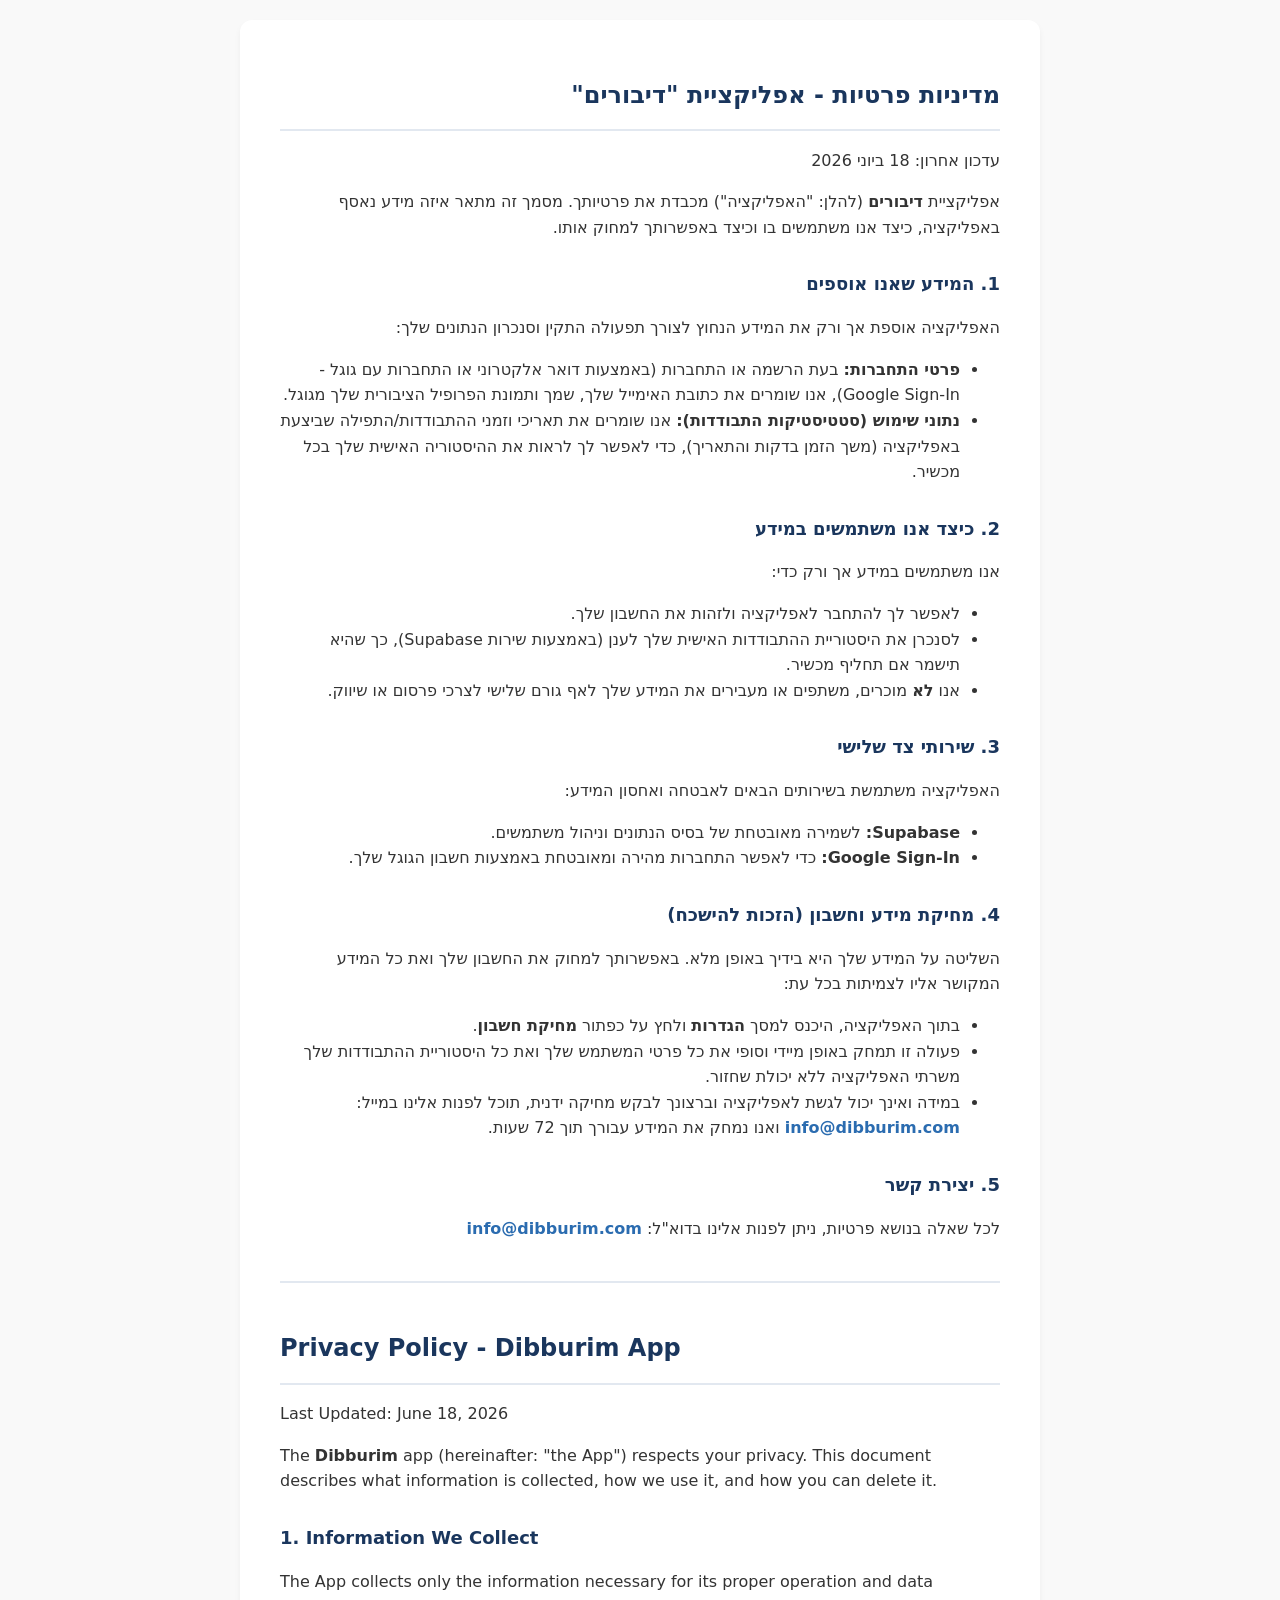
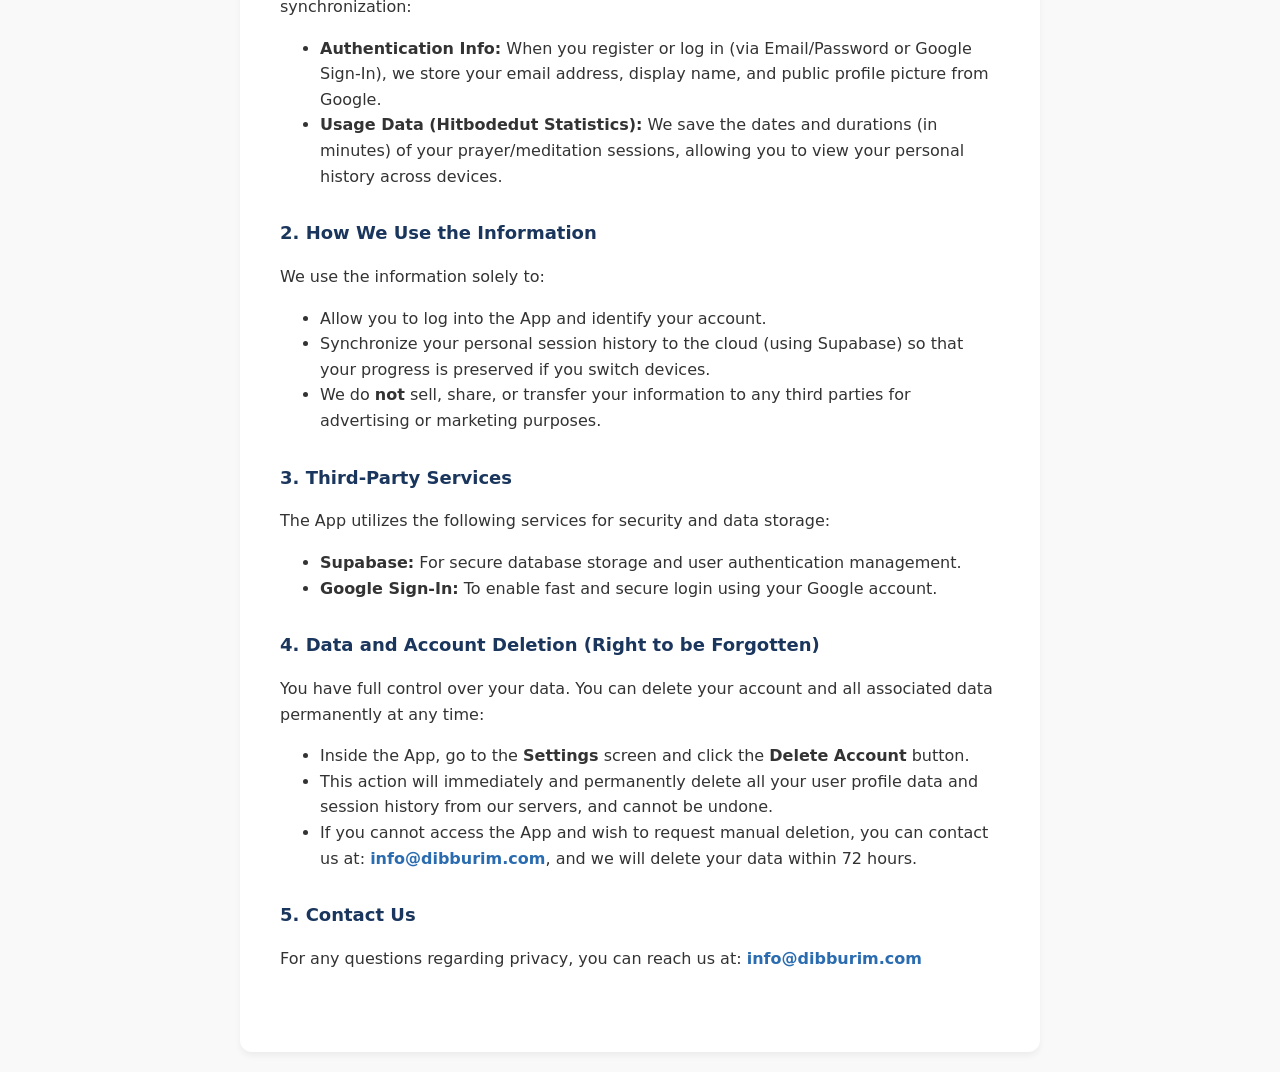
<file: privacy.html>
<!DOCTYPE html>
<html lang="he" dir="rtl">
<head>
    <meta charset="UTF-8">
    <meta name="viewport" content="width=device-width, initial-scale=1.0">
    <title>מדיניות פרטיות - אפליקציית דיבורים | Privacy Policy - Dibburim App</title>
    <style>
        body {
            font-family: system-ui, -apple-system, BlinkMacSystemFont, 'Segoe UI', Roboto, Oxygen, Ubuntu, Cantarell, sans-serif;
            line-height: 1.6;
            color: #333;
            max-width: 800px;
            margin: 0 auto;
            padding: 20px;
            background-color: #f9f9f9;
        }
        .container {
            background: #ffffff;
            padding: 40px;
            border-radius: 12px;
            box-shadow: 0 4px 6px rgba(0, 0, 0, 0.05);
        }
        h1, h2 {
            color: #1a365d;
        }
        h1 {
            border-bottom: 2px solid #e2e8f0;
            padding-bottom: 15px;
            font-size: 24px;
        }
        h2 {
            font-size: 18px;
            margin-top: 30px;
        }
        .lang-section {
            margin-bottom: 40px;
        }
        .en-section {
            direction: ltr;
            text-align: left;
            border-top: 2px solid #e2e8f0;
            padding-top: 30px;
            margin-top: 30px;
        }
        .email {
            font-weight: bold;
            color: #2b6cb0;
        }
    </style>
</head>
<body>
    <div class="container">
        
        <!-- SECTION HEBREW -->
        <div class="lang-section">
            <h1>מדיניות פרטיות - אפליקציית "דיבורים"</h1>
            <p>עדכון אחרון: 18 ביוני 2026</p>
            
            <p>אפליקציית <strong>דיבורים</strong> (להלן: "האפליקציה") מכבדת את פרטיותך. מסמך זה מתאר איזה מידע נאסף באפליקציה, כיצד אנו משתמשים בו וכיצד באפשרותך למחוק אותו.</p>
            
            <h2>1. המידע שאנו אוספים</h2>
            <p>האפליקציה אוספת אך ורק את המידע הנחוץ לצורך תפעולה התקין וסנכרון הנתונים שלך:</p>
            <ul>
                <li><strong>פרטי התחברות:</strong> בעת הרשמה או התחברות (באמצעות דואר אלקטרוני או התחברות עם גוגל - Google Sign-In), אנו שומרים את כתובת האימייל שלך, שמך ותמונת הפרופיל הציבורית שלך מגוגל.</li>
                <li><strong>נתוני שימוש (סטטיסטיקות התבודדות):</strong> אנו שומרים את תאריכי וזמני ההתבודדות/התפילה שביצעת באפליקציה (משך הזמן בדקות והתאריך), כדי לאפשר לך לראות את ההיסטוריה האישית שלך בכל מכשיר.</li>
            </ul>

            <h2>2. כיצד אנו משתמשים במידע</h2>
            <p>אנו משתמשים במידע אך ורק כדי:</p>
            <ul>
                <li>לאפשר לך להתחבר לאפליקציה ולזהות את החשבון שלך.</li>
                <li>לסנכרן את היסטוריית ההתבודדות האישית שלך לענן (באמצעות שירות Supabase), כך שהיא תישמר אם תחליף מכשיר.</li>
                <li>אנו <strong>לא</strong> מוכרים, משתפים או מעבירים את המידע שלך לאף גורם שלישי לצרכי פרסום או שיווק.</li>
            </ul>

            <h2>3. שירותי צד שלישי</h2>
            <p>האפליקציה משתמשת בשירותים הבאים לאבטחה ואחסון המידע:</p>
            <ul>
                <li><strong>Supabase:</strong> לשמירה מאובטחת של בסיס הנתונים וניהול משתמשים.</li>
                <li><strong>Google Sign-In:</strong> כדי לאפשר התחברות מהירה ומאובטחת באמצעות חשבון הגוגל שלך.</li>
            </ul>

            <h2>4. מחיקת מידע וחשבון (הזכות להישכח)</h2>
            <p>השליטה על המידע שלך היא בידיך באופן מלא. באפשרותך למחוק את החשבון שלך ואת כל המידע המקושר אליו לצמיתות בכל עת:</p>
            <ul>
                <li>בתוך האפליקציה, היכנס למסך <strong>הגדרות</strong> ולחץ על כפתור <strong>מחיקת חשבון</strong>.</li>
                <li>פעולה זו תמחק באופן מיידי וסופי את כל פרטי המשתמש שלך ואת כל היסטוריית ההתבודדות שלך משרתי האפליקציה ללא יכולת שחזור.</li>
                <li>במידה ואינך יכול לגשת לאפליקציה וברצונך לבקש מחיקה ידנית, תוכל לפנות אלינו במייל: <span class="email">info@dibburim.com</span> ואנו נמחק את המידע עבורך תוך 72 שעות.</li>
            </ul>

            <h2>5. יצירת קשר</h2>
            <p>לכל שאלה בנושא פרטיות, ניתן לפנות אלינו בדוא"ל: <span class="email">info@dibburim.com</span></p>
        </div>

        <!-- SECTION ENGLISH -->
        <div class="lang-section en-section">
            <h1>Privacy Policy - Dibburim App</h1>
            <p>Last Updated: June 18, 2026</p>
            
            <p>The <strong>Dibburim</strong> app (hereinafter: "the App") respects your privacy. This document describes what information is collected, how we use it, and how you can delete it.</p>
            
            <h2>1. Information We Collect</h2>
            <p>The App collects only the information necessary for its proper operation and data synchronization:</p>
            <ul>
                <li><strong>Authentication Info:</strong> When you register or log in (via Email/Password or Google Sign-In), we store your email address, display name, and public profile picture from Google.</li>
                <li><strong>Usage Data (Hitbodedut Statistics):</strong> We save the dates and durations (in minutes) of your prayer/meditation sessions, allowing you to view your personal history across devices.</li>
            </ul>

            <h2>2. How We Use the Information</h2>
            <p>We use the information solely to:</p>
            <ul>
                <li>Allow you to log into the App and identify your account.</li>
                <li>Synchronize your personal session history to the cloud (using Supabase) so that your progress is preserved if you switch devices.</li>
                <li>We do <strong>not</strong> sell, share, or transfer your information to any third parties for advertising or marketing purposes.</li>
            </ul>

            <h2>3. Third-Party Services</h2>
            <p>The App utilizes the following services for security and data storage:</p>
            <ul>
                <li><strong>Supabase:</strong> For secure database storage and user authentication management.</li>
                <li><strong>Google Sign-In:</strong> To enable fast and secure login using your Google account.</li>
            </ul>

            <h2>4. Data and Account Deletion (Right to be Forgotten)</h2>
            <p>You have full control over your data. You can delete your account and all associated data permanently at any time:</p>
            <ul>
                <li>Inside the App, go to the <strong>Settings</strong> screen and click the <strong>Delete Account</strong> button.</li>
                <li>This action will immediately and permanently delete all your user profile data and session history from our servers, and cannot be undone.</li>
                <li>If you cannot access the App and wish to request manual deletion, you can contact us at: <span class="email">info@dibburim.com</span>, and we will delete your data within 72 hours.</li>
            </ul>

            <h2>5. Contact Us</h2>
            <p>For any questions regarding privacy, you can reach us at: <span class="email">info@dibburim.com</span></p>
        </div>

    </div>
</body>
</html>
</file>
